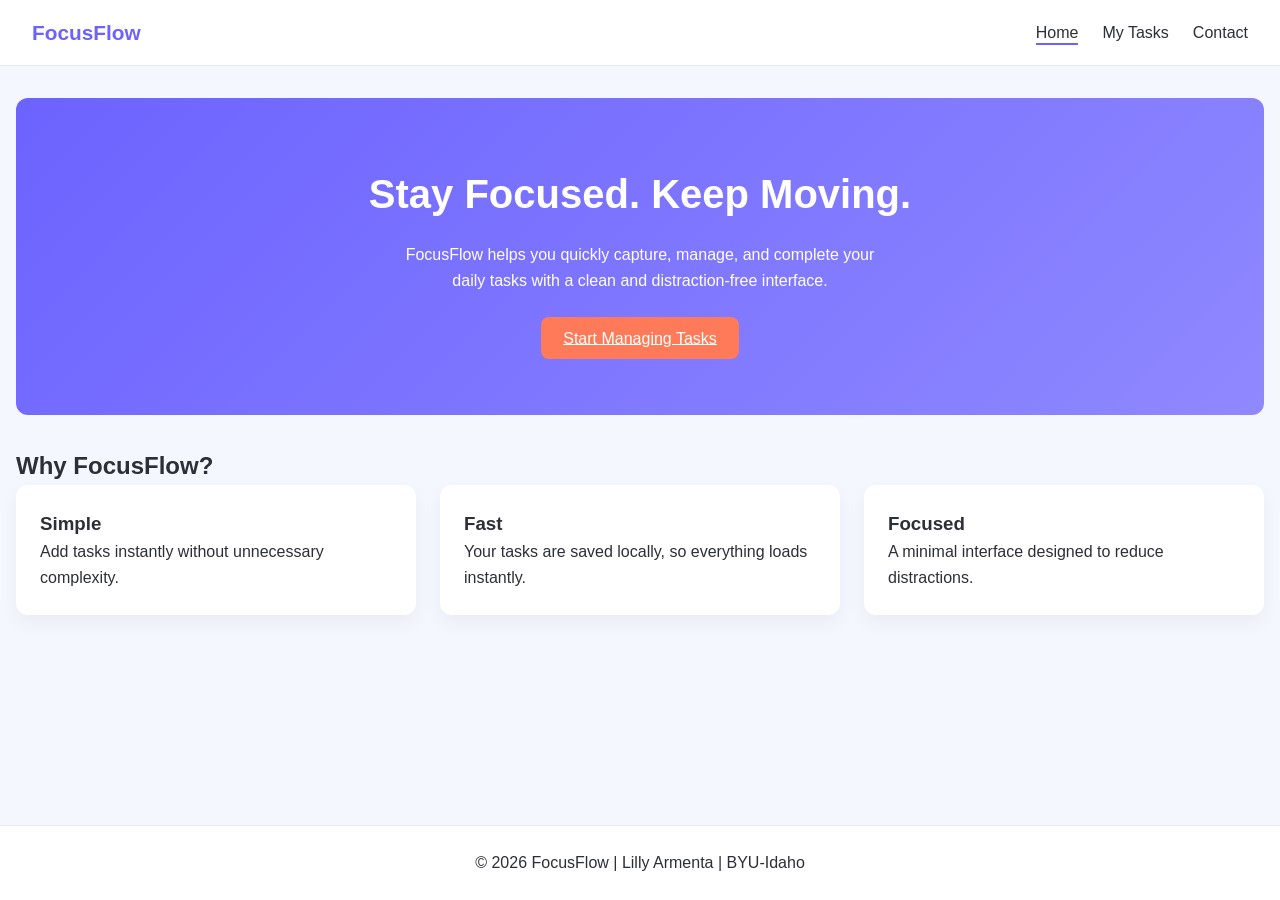
<file: project/index.html>
<!DOCTYPE html>
<html lang="en">
<head>
    <meta charset="UTF-8">
    <meta name="viewport" content="width=device-width, initial-scale=1.0">
    <meta name="description" content="FocusFlow is a simple and lightweight task tracker that helps you stay focused, manage daily tasks, and keep your workflow smooth.">
    <meta name="author" content="Lilly Armenta">
    <meta http-equiv="Content-Security-Policy" content="default-src 'self'; base-uri 'self'; form-action 'self'; object-src 'none'; img-src 'self'; style-src 'self' https://fonts.googleapis.com; font-src 'self' https://fonts.gstatic.com; script-src 'self'; connect-src 'self'; upgrade-insecure-requests">
    
    <title>FocusFlow - Home</title>

    <link rel="stylesheet" href="https://fonts.googleapis.com/css2?family=Montserrat:wght@700&family=Open+Sans:wght@400;600&display=swap">

    <link rel="stylesheet" href="styles/main.css">
</head>
<body>

<header>
    <div class="logo">FocusFlow</div>
    <nav>
        <ul>
            <li><a href="index.html" class="active">Home</a></li>
            <li><a href="tasks.html">My Tasks</a></li>
            <li><a href="contact.html">Contact</a></li>
        </ul>
    </nav>
</header>

<main>
    <section class="hero">
        <h1>Stay Focused. Keep Moving.</h1>
        <p>FocusFlow helps you quickly capture, manage, and complete your daily tasks with a clean and distraction-free interface.</p>
        <a href="tasks.html" class="cta-button">Start Managing Tasks</a>
    </section>

    <section class="features">
        <h2>Why FocusFlow?</h2>
        <div class="feature-list">
            <div class="feature">
                <h3>Simple</h3>
                <p>Add tasks instantly without unnecessary complexity.</p>
            </div>
            <div class="feature">
                <h3>Fast</h3>
                <p>Your tasks are saved locally, so everything loads instantly.</p>
            </div>
            <div class="feature">
                <h3>Focused</h3>
                <p>A minimal interface designed to reduce distractions.</p>
            </div>
        </div>
    </section>
</main>

<footer>
    <p>&copy; 2026 FocusFlow | Lilly Armenta | BYU-Idaho</p>
</footer>

</body>
</html>
</file>
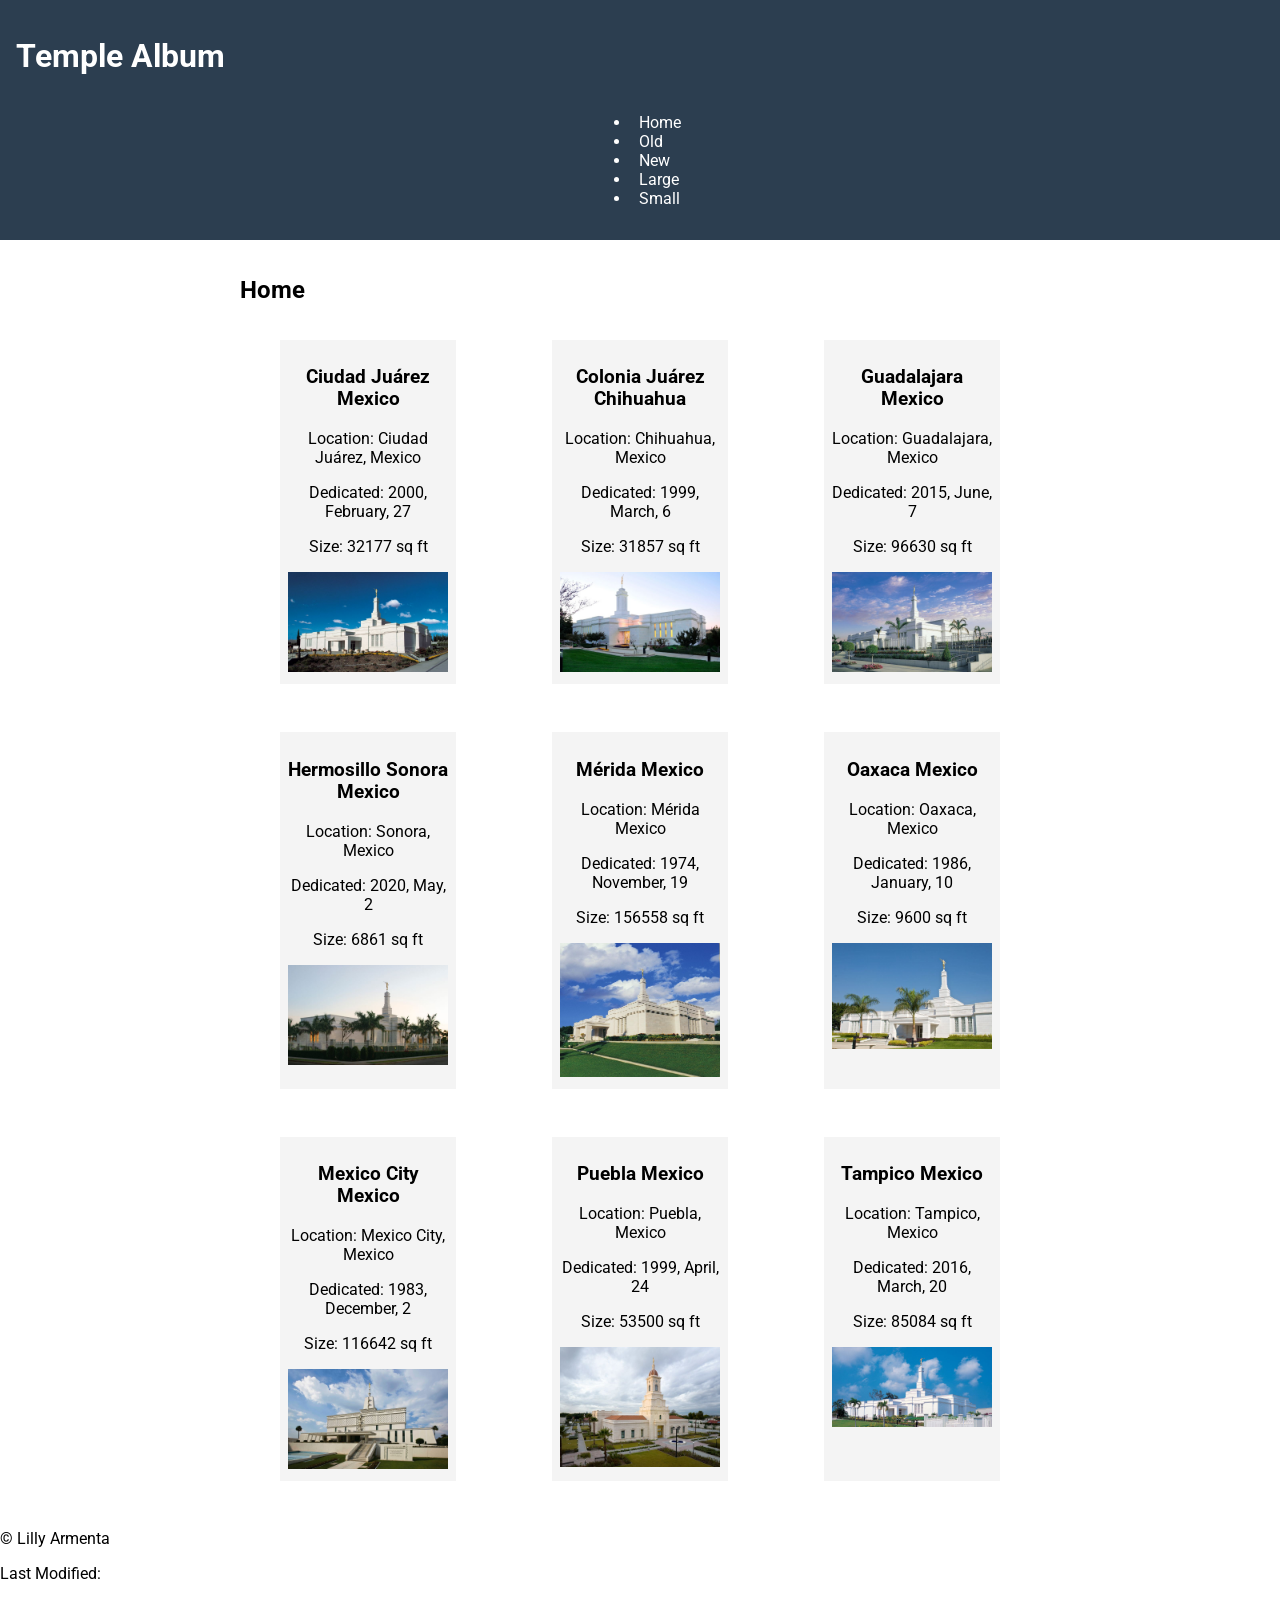
<file: filtered-temples.html>
<!DOCTYPE html>
<html lang="en">
<head>
  <meta charset="UTF-8">
  <meta name="viewport" content="width=device-width, initial-scale=1.0">
  <meta name="description" content="Temple Album | Gallery of LDS temples with photos organized by category: Home, Old, New, Large, and Small.">
  <meta name="author" content="Oscar Fonseca">
  <title>Temple Album</title>
  <link rel="preconnect" href="https://fonts.googleapis.com">
  <link rel="preconnect" href="https://fonts.gstatic.com" crossorigin>
  <link rel="stylesheet" href="https://fonts.googleapis.com/css2?family=Roboto:wght@400;500;700&display=swap">
  <link rel="stylesheet" href="styles/temples.css">
  <link rel="stylesheet" href="styles/temples-large.css">
  <script src="scripts/filtered-temples.js" defer></script>
</head>
<body>
  <header>
    <h1>Temple Album</h1>
    <button type="button" id="menu" aria-label="Open Navigation" aria-expanded="false">&#9776;</button>
    <nav id="navigation">
      <ul>
        <li><a href="#" id="nav-home">Home</a></li>
        <li><a href="#" id="nav-old">Old</a></li>
        <li><a href="#" id="nav-new">New</a></li>
        <li><a href="#" id="nav-large">Large</a></li>
        <li><a href="#" id="nav-small">Small</a></li>
      </ul>
    </nav>
  </header>

  <main>
    <h2 id="gallery-title">Home</h2>
    <section class="gallery" aria-label="Temple photo gallery"></section>
  </main>

  <footer>
  <p>© <span id="year"></span> Lilly Armenta</p>
  <p>Last Modified: <span id="modified"></span></p>
</footer>

</body>
</html>
</file>
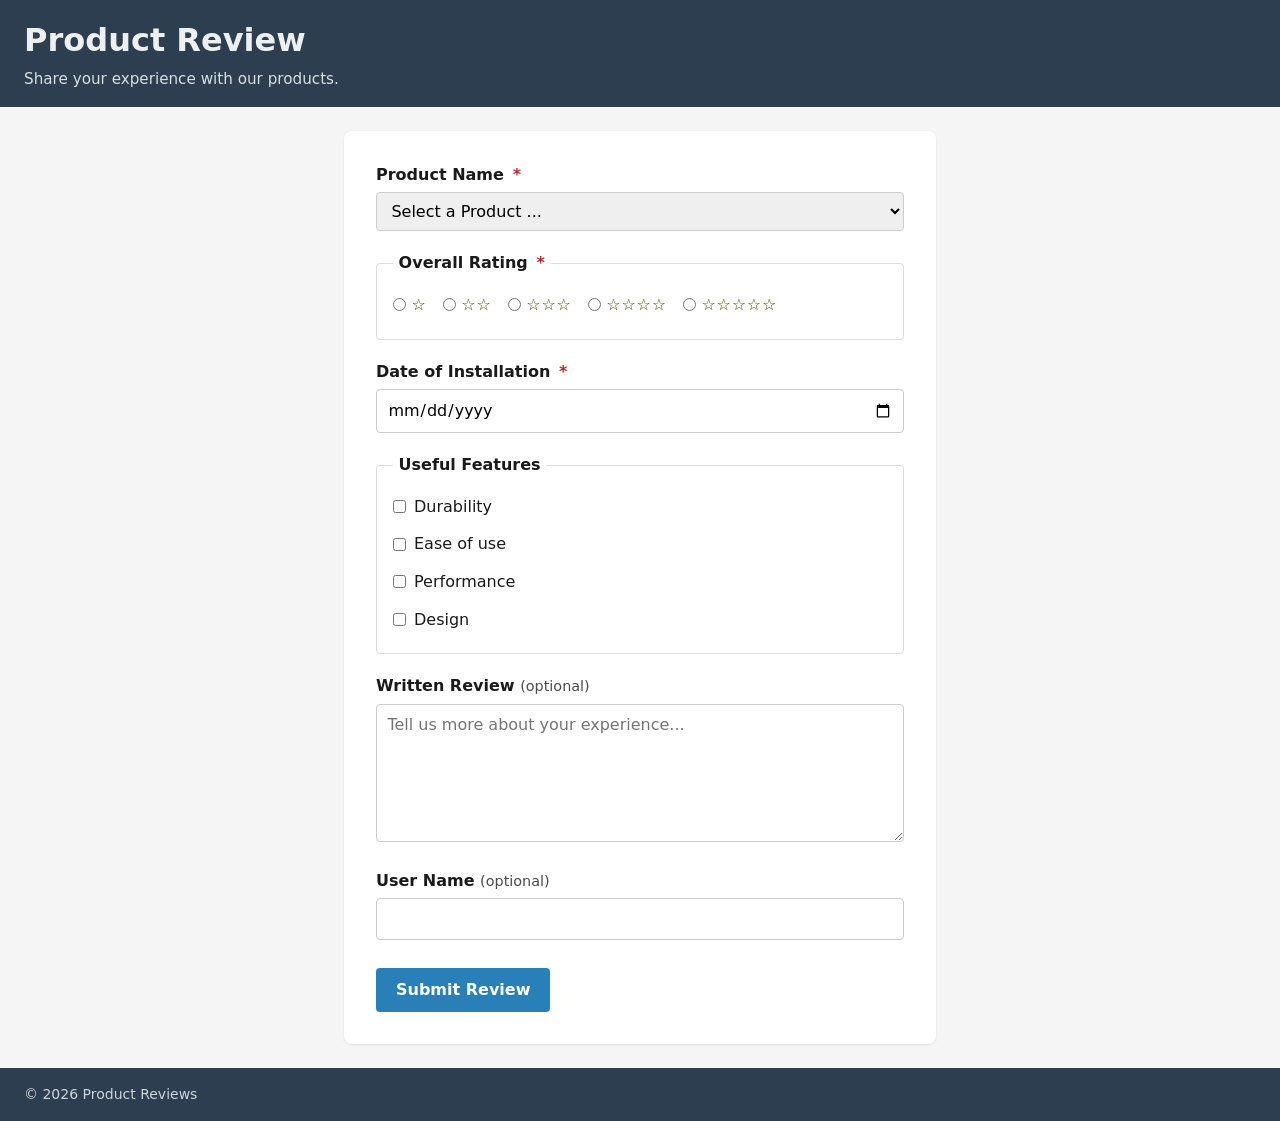
<file: form.html>
<!DOCTYPE html>
<html lang="en">
<head>
  <meta charset="UTF-8">
  <meta name="viewport" content="width=device-width, initial-scale=1.0">
  <meta name="description" content="Product review form for users to share feedback on their recent purchases.">
  <meta name="author" content="Lilly Armenta">
  <title>Product Review Form</title>
  <link rel="stylesheet" href="styles/style.css">
  <script src="scripts/form.js" defer></script>
</head>
<body>
  <header>
    <h1>Product Review</h1>
    <p>Share your experience with our products.</p>
  </header>

  <main>
    <form method="get" action="review.html">
      <div class="field">
        <label for="productName">Product Name <span class="required-asterisk">*</span></label>
        <select id="productName" name="productName" required>
          <option value="" disabled selected>Select a Product ...</option>
        </select>
      </div>

      <fieldset class="field">
        <legend>Overall Rating <span class="required-asterisk">*</span></legend>
        <div class="rating-group">
          <label for="rating1">
            <input type="radio" id="rating1" name="overallRating" value="1" required>
            <span aria-hidden="true">&star;</span>
            <span class="visually-hidden">1 star</span>
          </label>
          <label for="rating2">
            <input type="radio" id="rating2" name="overallRating" value="2" required>
            <span aria-hidden="true">&star;&star;</span>
            <span class="visually-hidden">2 stars</span>
          </label>
          <label for="rating3">
            <input type="radio" id="rating3" name="overallRating" value="3" required>
            <span aria-hidden="true">&star;&star;&star;</span>
            <span class="visually-hidden">3 stars</span>
          </label>
          <label for="rating4">
            <input type="radio" id="rating4" name="overallRating" value="4" required>
            <span aria-hidden="true">&star;&star;&star;&star;</span>
            <span class="visually-hidden">4 stars</span>
          </label>
          <label for="rating5">
            <input type="radio" id="rating5" name="overallRating" value="5" required>
            <span aria-hidden="true">&star;&star;&star;&star;&star;</span>
            <span class="visually-hidden">5 stars</span>
          </label>
        </div>
      </fieldset>

      <div class="field">
        <label for="installDate">Date of Installation <span class="required-asterisk">*</span></label>
        <input type="date" id="installDate" name="installDate" required>
      </div>

      <fieldset class="field">
        <legend>Useful Features</legend>
        <div class="checkbox-group">
          <label for="featureDurability">
            <input type="checkbox" id="featureDurability" name="featureDurability" value="durability">
            Durability
          </label>
          <label for="featureEase">
            <input type="checkbox" id="featureEase" name="featureEase" value="ease-of-use">
            Ease of use
          </label>
          <label for="featurePerformance">
            <input type="checkbox" id="featurePerformance" name="featurePerformance" value="performance">
            Performance
          </label>
          <label for="featureDesign">
            <input type="checkbox" id="featureDesign" name="featureDesign" value="design">
            Design
          </label>
        </div>
      </fieldset>

      <div class="field">
        <label for="writtenReview">Written Review <span class="optional">(optional)</span></label>
        <textarea id="writtenReview" name="writtenReview" rows="5" cols="50" placeholder="Tell us more about your experience..."></textarea>
      </div>

      <div class="field">
        <label for="userName">User Name <span class="optional">(optional)</span></label>
        <input type="text" id="userName" name="userName" autocomplete="name">
      </div>

      <div class="field actions">
        <input type="submit" value="Submit Review">
      </div>
    </form>
  </main>

  <footer>
    <p>&copy; <span id="year"></span> Product Reviews</p>
  </footer>
</body>
</html>
</file>
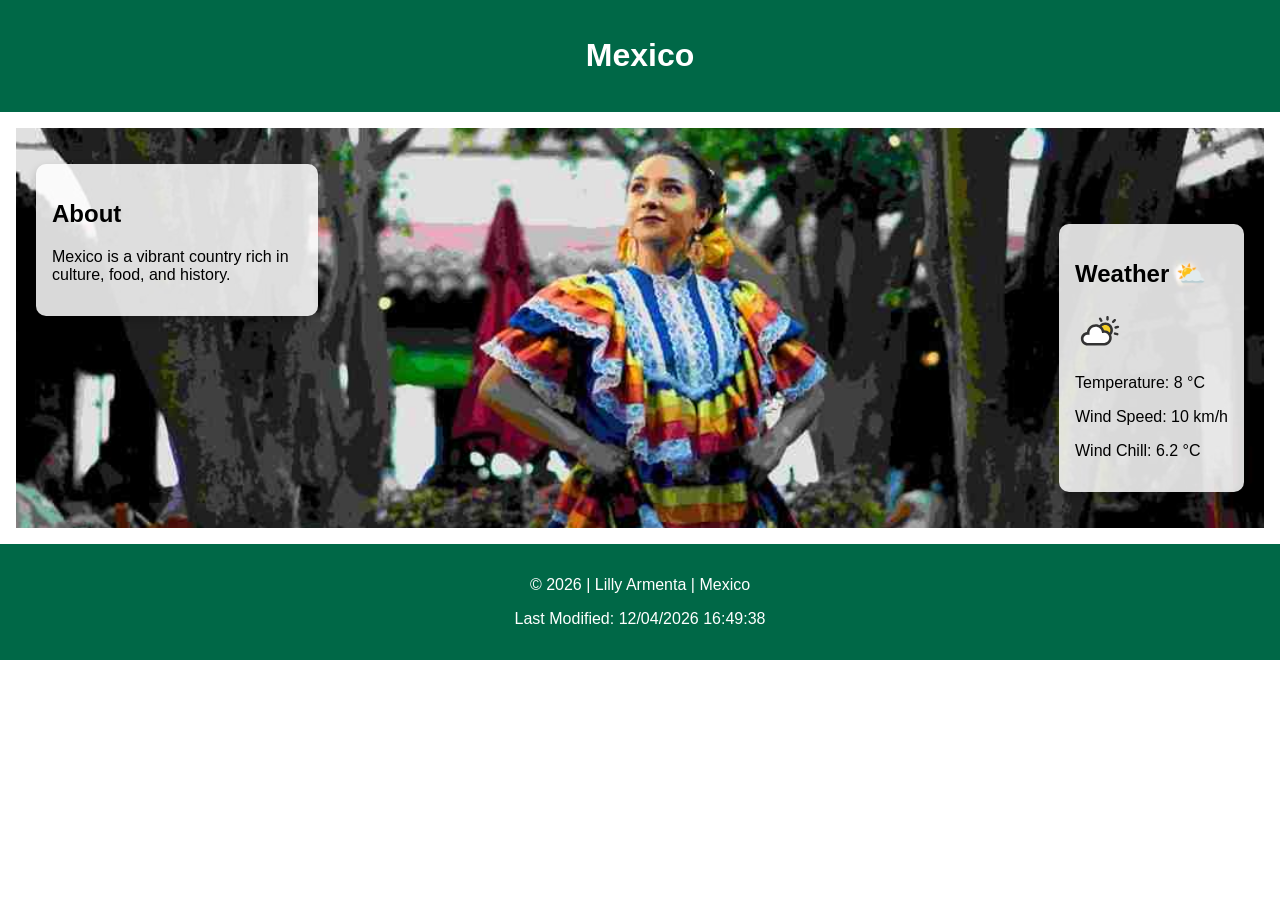
<file: place.html>
<!DOCTYPE html>
<html lang="en">
<head>
  <meta charset="UTF-8">
  <meta name="viewport" content="width=device-width, initial-scale=1.0">
  <meta name="description" content="Explore Mexico's culture, history, and weather in this responsive web page project.">
  <meta name="author" content="Lilly Armenta">
  <title>Mexico Page</title>

  <link rel="stylesheet" href="styles/place.css">
  <script src="scripts/place.js" defer></script>
</head>

<body>

<header>
  <h1>Mexico</h1>
</header>

<main>

  <div class="hero">
    <picture>
      <source srcset="images/hero-small.webp" media="(max-width: 600px)">
      <source srcset="images/hero-medium.webp" media="(max-width: 1000px)">
      <img src="images/hero-large.webp" alt="Mexico landscape">
    </picture>

    <section class="about">
      <h2>About</h2>
      <p>Mexico is a vibrant country rich in culture, food, and history.</p>
    </section>

    <section class="weather">
      <h2 id="weather-title">Weather</h2>
      <img src="images/weather.svg" alt="Weather icon" class="weather-icon">
      <p>Temperature: <span id="temp">8</span> °C</p>
      <p>Wind Speed: <span id="wind">10</span> km/h</p>
      <p>Wind Chill: <span id="windChill"></span></p>
    </section>
  </div>

</main>

<footer>
  <p>&copy; <span id="year"></span> | Lilly Armenta | Mexico</p>
  <p>Last Modified: <span id="lastModified"></span></p>
</footer>

</body>
</html>
</file>
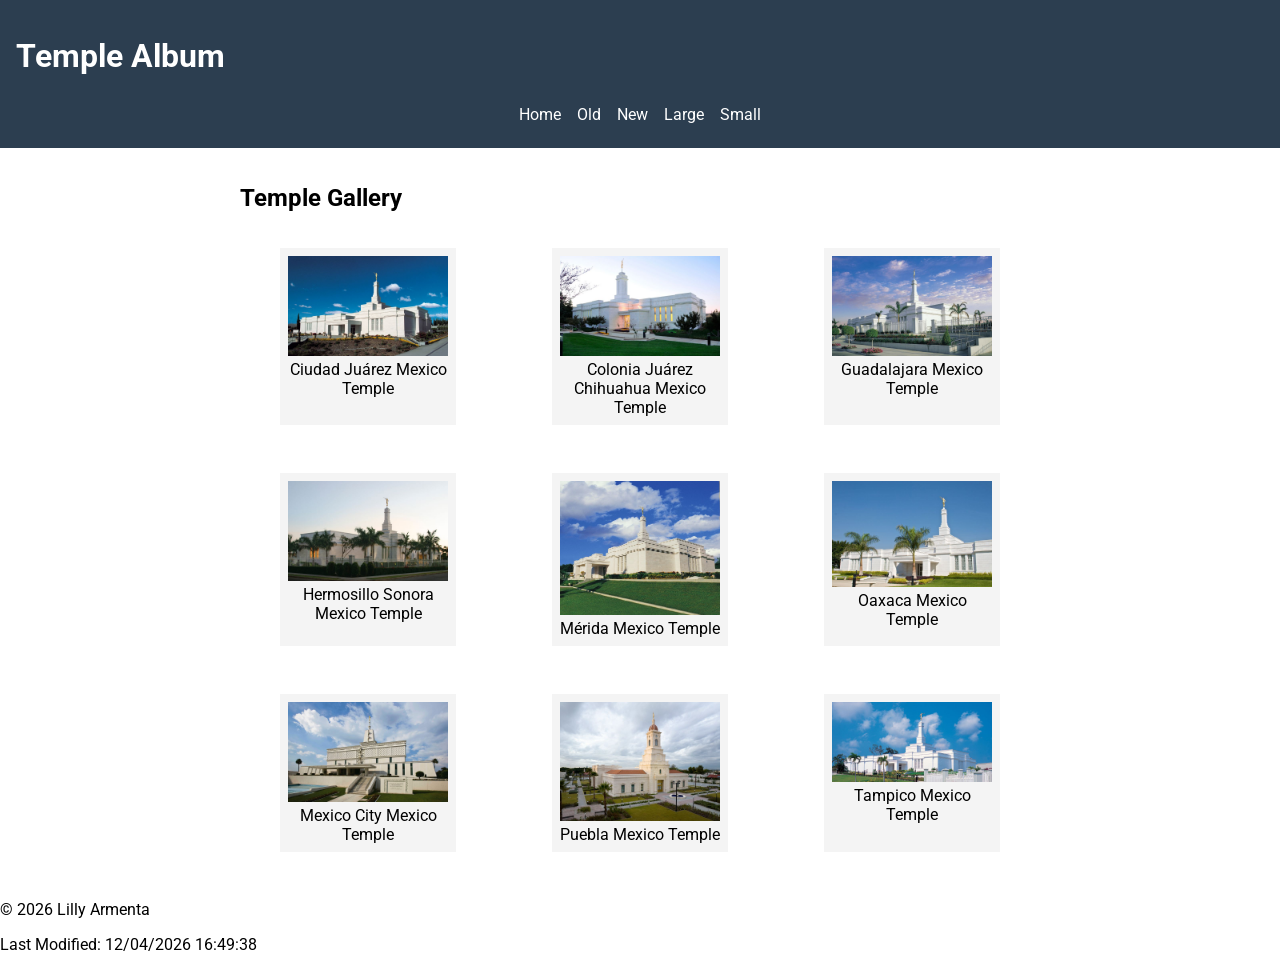
<file: temples.html>
<!DOCTYPE html>
<html lang="en-US">
<head>
  <meta charset="UTF-8">
  <meta name="viewport" content="width=device-width, initial-scale=1.0">
  <meta name="description" content="Responsive temple album featuring images and details of temples in Mexico, designed with HTML, CSS, and JavaScript.">
  <meta name="author" content="Lilly Armenta">
  <title>Temple Album</title>
<link rel="preconnect" href="https://fonts.googleapis.com">
<link rel="preconnect" href="https://fonts.gstatic.com" crossorigin>
<link href="https://fonts.googleapis.com/css2?family=Roboto&display=swap" rel="stylesheet">
  <link rel="stylesheet" href="styles/temples.css">
  <link rel="stylesheet" href="styles/temples-large.css">
  <script src="scripts/temples.js" defer></script>
</head>

<body>

<header>
  <h1>Temple Album</h1>

  <button id="menu" aria-label="Toggle Menu">☰</button>

  <nav>
    <a href="#">Home</a>
    <a href="#">Old</a>
    <a href="#">New</a>
    <a href="#">Large</a>
    <a href="#">Small</a>
  </nav>
</header>

<main>
  <h2>Temple Gallery</h2>

  <div class="gallery">

    <figure>
      <img src="images/ciudadjuarez-mexico.jpeg" alt="Ciudad Juárez Mexico Temple">
      <figcaption>Ciudad Juárez Mexico Temple</figcaption>
    </figure>

    <figure>
      <img src="images/coloniajuarez-mexico.jpeg" alt="Colonia Juárez Chihuahua Mexico Temple">
      <figcaption>Colonia Juárez Chihuahua Mexico Temple</figcaption>
    </figure>

    <figure>
      <img src="images/guadalajara-mexico.jpeg" alt="Guadalajara Mexico Temple">
      <figcaption>Guadalajara Mexico Temple</figcaption>
    </figure>

    <figure>
      <img src="images/hermosillo-mexico.jpeg" alt="Hermosillo Sonora Mexico Temple">
      <figcaption>Hermosillo Sonora Mexico Temple</figcaption>
    </figure>

    <figure>
      <img src="images/merida-mexico.jpeg" alt="Mérida Mexico Temple">
      <figcaption>Mérida Mexico Temple</figcaption>
    </figure>

    <figure>
      <img src="images/oaxaca-mexico.jpeg" alt="Oaxaca Mexico Temple">
      <figcaption>Oaxaca Mexico Temple</figcaption>
    </figure>

    <figure>
      <img src="images/mexico-mexico.jpeg" alt="Mexico City Mexico Temple">
      <figcaption>Mexico City Mexico Temple</figcaption>
    </figure>

    <figure>
      <img src="images/puebla-mexico.jpeg" alt="Puebla Mexico Temple">
      <figcaption>Puebla Mexico Temple</figcaption>
    </figure>

    <figure>
      <img src="images/tampico-mexico.jpeg" alt="Tampico Mexico Temple">
      <figcaption>Tampico Mexico Temple</figcaption>
    </figure>

  </div>
</main>

<footer>
  <p>© <span id="year"></span> Lilly Armenta</p>
  <p>Last Modified: <span id="modified"></span></p>
</footer>

</body>
</html>
</file>
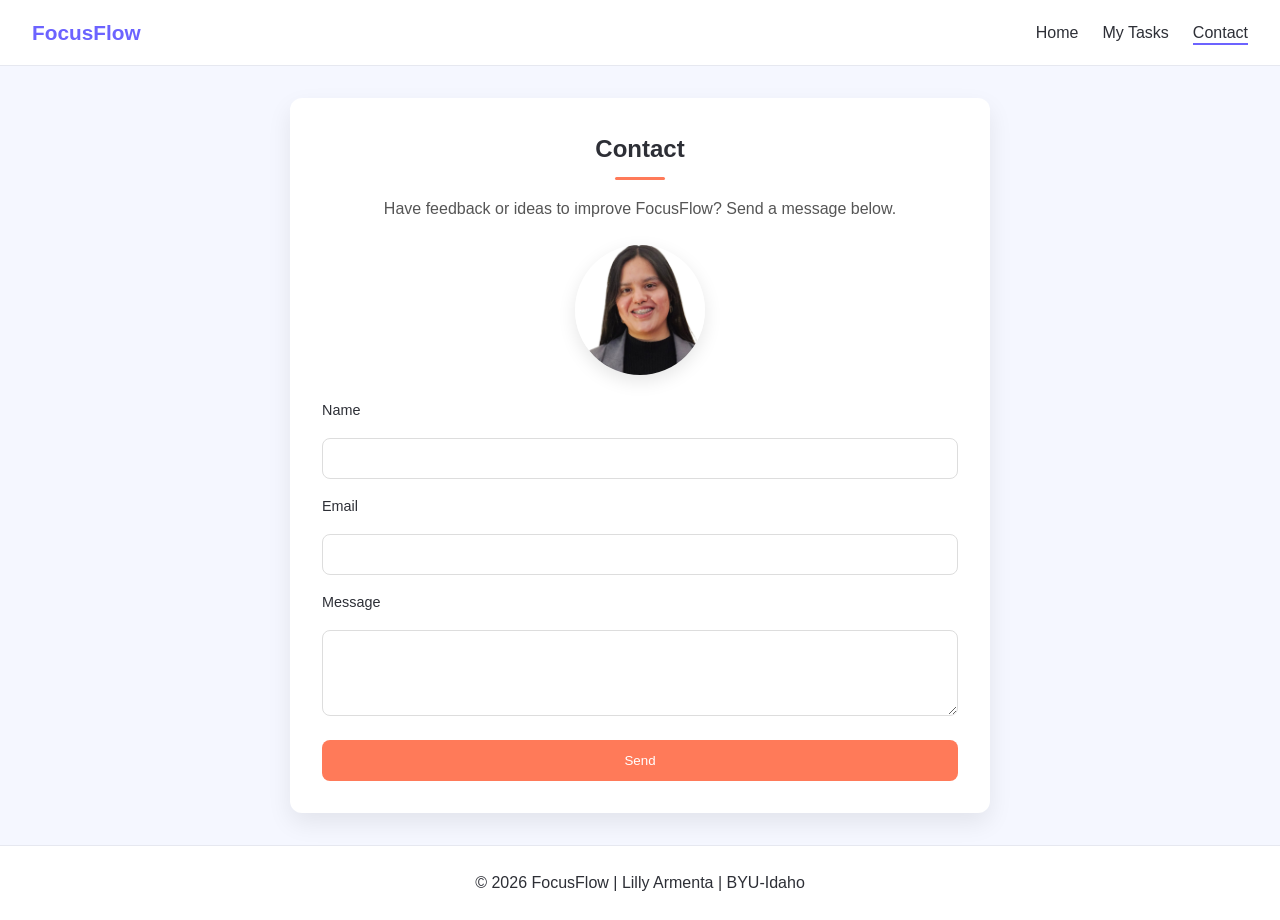
<file: project/contact.html>
<!DOCTYPE html>
<html lang="en">
<head>
    <meta charset="UTF-8">
    <meta name="viewport" content="width=device-width, initial-scale=1.0">
    <meta name="description" content="Get in touch with FocusFlow for feedback, questions, or suggestions about the task tracking app.">
    <meta name="author" content="Lilly Armenta">
    <meta http-equiv="Content-Security-Policy" content="default-src 'self'; base-uri 'self'; form-action 'self'; object-src 'none'; img-src 'self'; style-src 'self' https://fonts.googleapis.com; font-src 'self' https://fonts.gstatic.com; script-src 'self'; connect-src 'self'; upgrade-insecure-requests">
    
    <title>Contact - FocusFlow</title>

    <link rel="stylesheet" href="https://fonts.googleapis.com/css2?family=Montserrat:wght@700&family=Open+Sans:wght@400;600&display=swap">

    <link rel="stylesheet" href="styles/main.css">
</head>
<body>

<header>
    <div class="logo">FocusFlow</div>
    <nav>
        <ul>
            <li><a href="index.html">Home</a></li>
            <li><a href="tasks.html">My Tasks</a></li>
            <li><a href="contact.html" class="active">Contact</a></li>
        </ul>
    </nav>
</header>

<main>
    <section class="contact-container">
        <h1>Contact</h1>
        <p>Have feedback or ideas to improve FocusFlow? Send a message below.</p>

        <div class="profile-container">
            <img
                src="images/lilly.png"
                alt="Portrait of Lilly Armenta, developer of FocusFlow."
                loading="lazy"
                width="150"
                height="150"
                class="profile-img"
            >
        </div>

        <form action="#" method="get" class="contact-form">
            <label for="name">Name</label>
            <input type="text" id="name" name="name" required>
            
            <label for="email">Email</label>
            <input type="email" id="email" name="email" required>
            
            <label for="message">Message</label>
            <textarea id="message" name="message" rows="4"></textarea>
            
            <button type="submit">Send</button>
        </form>
    </section>

</main>

<footer>
    <p>&copy; 2026 FocusFlow | Lilly Armenta | BYU-Idaho</p>
</footer>

</body>
</html>
</file>
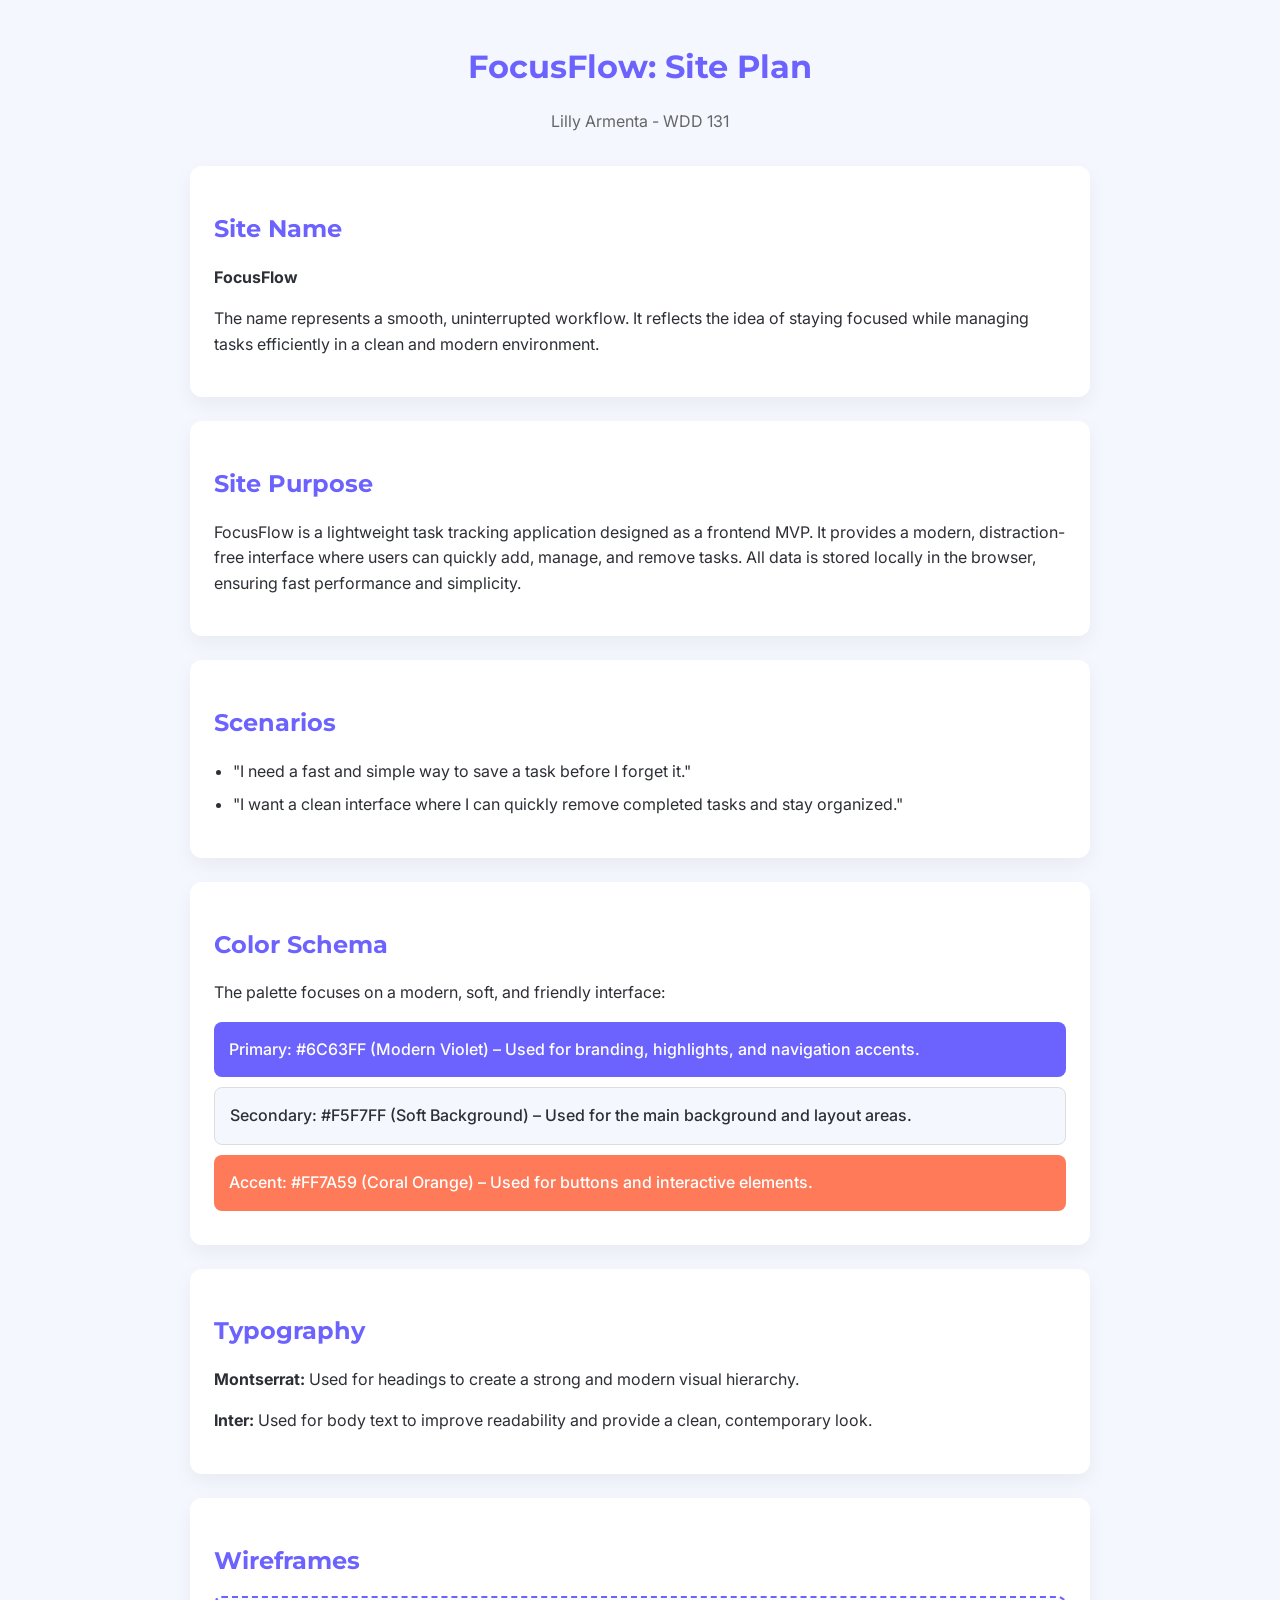
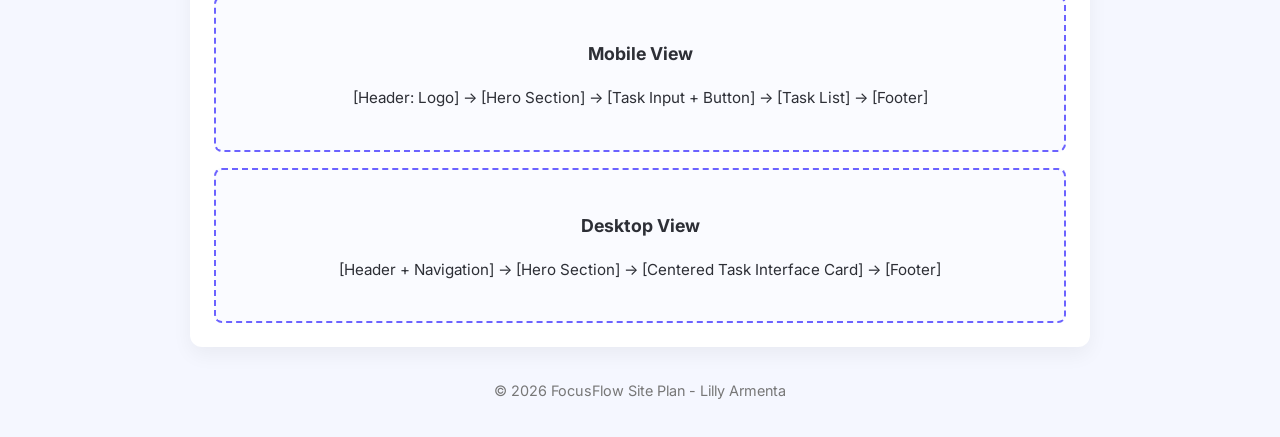
<file: project/siteplan.html>
<!DOCTYPE html>
<html lang="en">
<head>
    <meta charset="UTF-8">
    <meta name="viewport" content="width=device-width, initial-scale=1.0">
    <title>FocusFlow - Site Plan</title>
    <meta name="description" content="Site planning document for FocusFlow, a modern and minimal task tracking application.">
    <meta name="author" content="Lilly Armenta">

    <!-- Updated Fonts -->
    <link href="https://fonts.googleapis.com/css2?family=Montserrat:wght@600&family=Inter:wght@400;500&display=swap" rel="stylesheet">

    <link rel="stylesheet" href="styles/siteplan.css">
</head>
<body>

<header>
    <h1>FocusFlow: Site Plan</h1>
    <p>Lilly Armenta - WDD 131</p>
</header>

<main>

    <section>
        <h2>Site Name</h2>
        <p><strong>FocusFlow</strong></p>
        <p>The name represents a smooth, uninterrupted workflow. It reflects the idea of staying focused while managing tasks efficiently in a clean and modern environment.</p>
    </section>

    <section>
        <h2>Site Purpose</h2>
        <p>FocusFlow is a lightweight task tracking application designed as a frontend MVP. It provides a modern, distraction-free interface where users can quickly add, manage, and remove tasks. All data is stored locally in the browser, ensuring fast performance and simplicity.</p>
    </section>

    <section>
        <h2>Scenarios</h2>
        <ul>
            <li>"I need a fast and simple way to save a task before I forget it."</li>
            <li>"I want a clean interface where I can quickly remove completed tasks and stay organized."</li>
        </ul>
    </section>

    <section id="colors">
        <h2>Color Schema</h2>
        <p>The palette focuses on a modern, soft, and friendly interface:</p>

        <div class="color-box primary">
            Primary: #6C63FF (Modern Violet) – Used for branding, highlights, and navigation accents.
        </div>

        <div class="color-box secondary">
            Secondary: #F5F7FF (Soft Background) – Used for the main background and layout areas.
        </div>

        <div class="color-box accent">
            Accent: #FF7A59 (Coral Orange) – Used for buttons and interactive elements.
        </div>
    </section>

    <section id="typography">
        <h2>Typography</h2>
        <p><strong>Montserrat:</strong> Used for headings to create a strong and modern visual hierarchy.</p>
        <p><strong>Inter:</strong> Used for body text to improve readability and provide a clean, contemporary look.</p>
    </section>

    <section>
        <h2>Wireframes</h2>

        <div class="wireframe-mockup">
            <h3>Mobile View</h3>
            <p>[Header: Logo] → [Hero Section] → [Task Input + Button] → [Task List] → [Footer]</p>
        </div>

        <div class="wireframe-mockup">
            <h3>Desktop View</h3>
            <p>[Header + Navigation] → [Hero Section] → [Centered Task Interface Card] → [Footer]</p>
        </div>
    </section>

</main>

<footer>
    <p>&copy; 2026 FocusFlow Site Plan - Lilly Armenta</p>
</footer>

</body>
</html>
</file>
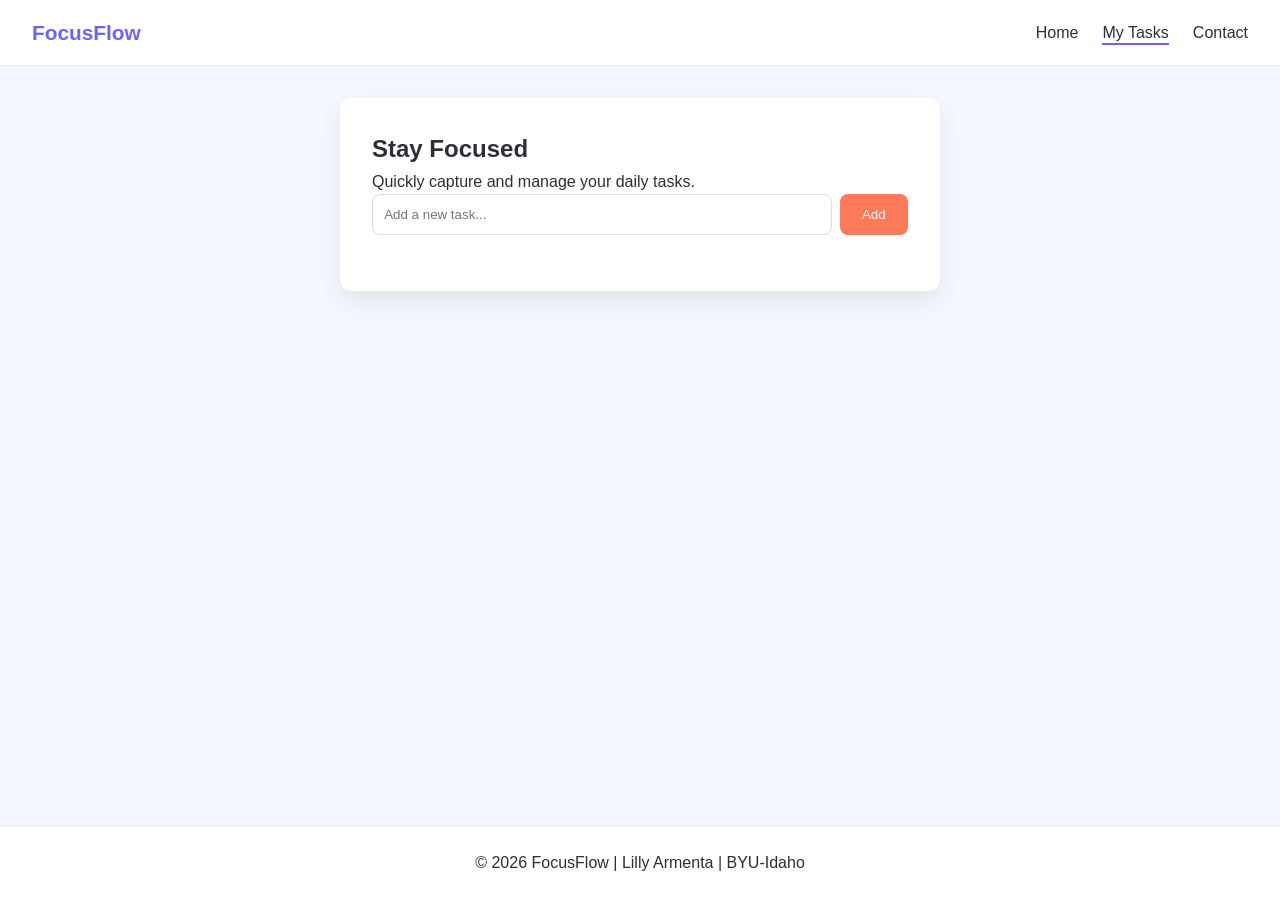
<file: project/tasks.html>
<!DOCTYPE html>
<html lang="en">
<head>
    <meta charset="UTF-8">
    <meta name="viewport" content="width=device-width, initial-scale=1.0">
    <meta name="description" content="FocusFlow helps you quickly add, manage, and remove daily tasks with a clean and minimal interface. All data is stored locally in your browser.">
    <meta name="author" content="Lilly Armenta">
    <meta http-equiv="Content-Security-Policy" content="default-src 'self'; base-uri 'self'; form-action 'self'; object-src 'none'; img-src 'self'; style-src 'self' https://fonts.googleapis.com; font-src 'self' https://fonts.gstatic.com; script-src 'self'; connect-src 'self'; upgrade-insecure-requests">
    
    <title>FocusFlow - My Tasks</title>

    <link rel="stylesheet" href="https://fonts.googleapis.com/css2?family=Montserrat:wght@700&family=Open+Sans:wght@400;600&display=swap">

    <link rel="stylesheet" href="styles/main.css">
</head>
<body>

<header>
    <div class="logo">FocusFlow</div>
    <nav>
        <ul>
            <li><a href="index.html">Home</a></li>
            <li><a href="tasks.html" class="active">My Tasks</a></li>
            <li><a href="contact.html">Contact</a></li>
        </ul>
    </nav>
</header>

<main>
    <section class="tasks-container">
        <div class="tasks-header">
            <h1>Stay Focused</h1>
            <p>Quickly capture and manage your daily tasks.</p>
        </div>

        <form id="task-form" autocomplete="off" class="task-form">
            <input 
                type="text" 
                id="task-input" 
                placeholder="Add a new task..." 
                required
            >
            <button type="submit" id="add-task">Add</button>
        </form>

        <ul id="task-list" class="task-list"></ul>
    </section>
</main>

<footer>
    <p>&copy; 2026 FocusFlow | Lilly Armenta | BYU-Idaho</p>
</footer>

<script src="scripts/tasks.js" defer></script>

</body>
</html>
</file>
<file: project/styles/main.css>
*,
*::before,
*::after {
    box-sizing: border-box;
    margin: 0;
    padding: 0;
}

@import url('https://fonts.googleapis.com/css2?family=Montserrat:wght@600&family=Inter:wght@400;500&display=swap');

:root {
    --primary: #6c63ff;
    --secondary: #f5f7ff;
    --accent: #ff7a59;

    --text: #2d2f36;
    --white: #ffffff;

    --font-main: 'Inter', sans-serif;
    --font-heading: 'Montserrat', sans-serif;
}

body {
    font-family: var(--font-main);
    background: var(--secondary);
    color: var(--text);
    line-height: 1.6;

    min-height: 100vh;
    display: flex;
    flex-direction: column;
}

h1, h2, h3 {
    font-family: var(--font-heading);
}

header {
    background: var(--white);
    border-bottom: 1px solid #e6e8f0;

    display: flex;
    justify-content: space-between;
    align-items: center;

    padding: 1rem 2rem;
}

.logo {
    color: var(--primary);
    font-weight: 600;
    font-size: 1.3rem;
}

nav ul {
    display: flex;
    list-style: none;
    gap: 1.5rem;
}

nav a {
    text-decoration: none;
    color: var(--text);
    font-weight: 500;
    position: relative;
}

nav a.active::after,
nav a:hover::after {
    content: "";
    position: absolute;
    width: 100%;
    height: 2px;
    background: var(--primary);
    bottom: -4px;
    left: 0;
}

main {
    flex: 1;
    padding: 2rem 1rem;
}

.hero {
    background: linear-gradient(135deg, #6c63ff, #8f88ff);
    color: white;
    text-align: center;
    padding: 4rem 1rem;
    border-radius: 12px;
    margin-bottom: 2rem;
}

.hero h1 {
    font-size: 2.5rem;
}

.hero p {
    margin: 1rem auto 2rem;
    max-width: 500px;
}

.cta-button,
button {
    background: var(--accent);
    color: white;
    border: none;
    padding: 0.8rem 1.4rem;
    border-radius: 8px;
    cursor: pointer;
    font-weight: 500;
    transition: transform 0.15s ease, box-shadow 0.15s ease;
}

.cta-button:hover,
button:hover {
    transform: translateY(-2px);
    box-shadow: 0 6px 12px rgba(0,0,0,0.1);
}

.feature-list {
    display: flex;
    gap: 1.5rem;
    flex-wrap: wrap;
}

.feature {
    background: white;
    padding: 1.5rem;
    border-radius: 12px;
    flex: 1 1 250px;
    box-shadow: 0 8px 20px rgba(0,0,0,0.05);
}

.tasks-container {
    background: white;
    max-width: 600px;
    margin: auto;
    padding: 2rem;
    border-radius: 12px;
    box-shadow: 0 10px 25px rgba(0,0,0,0.08);
}

#task-form {
    display: flex;
    gap: 0.5rem;
    margin-bottom: 1.5rem;
}

#task-input {
    flex: 1;
    padding: 0.7rem;
    border-radius: 8px;
    border: 1px solid #ddd;
}

#task-list li {
    background: #f0f2ff;
    margin-bottom: 0.5rem;
    padding: 0.6rem;
    border-radius: 8px;

    display: flex;
    justify-content: space-between;
    align-items: center;
}

.delete-btn {
    background: transparent;
    color: #ff4d4d;
    font-size: 1.2rem;
}

.profile-img {
    width: 140px;
    border-radius: 50%;
    display: block;
    margin: 1rem auto;
}

footer {
    background: var(--white);
    border-top: 1px solid #e6e8f0;
    text-align: center;
    padding: 1.5rem;
}

@media (max-width: 600px) {
    .feature-list {
        flex-direction: column;
    }

    #task-form {
        flex-direction: column;
    }
}

.contact-container {
    max-width: 700px;
    margin: auto;
    background: var(--white);
    padding: 2rem;
    border-radius: 12px;
    box-shadow: 0 10px 25px rgba(0,0,0,0.08);
    text-align: center;
}

.contact-container p {
    margin-bottom: 1.5rem;
    color: #555;
}

.profile-container {
    margin-bottom: 1.5rem;
}

.profile-img {
    width: 130px;
    height: 130px;
    border-radius: 50%;
    object-fit: cover;
    box-shadow: 0 6px 18px rgba(0,0,0,0.1);
}

.contact-form {
    display: flex;
    flex-direction: column;
    gap: 1rem;
    text-align: left;
}

.contact-form label {
    font-size: 0.9rem;
    font-weight: 500;
}

.contact-form input,
.contact-form textarea {
    padding: 0.75rem;
    border-radius: 8px;
    border: 1px solid #ddd;
    font-family: inherit;
    transition: border 0.2s;
}

.contact-form input:focus,
.contact-form textarea:focus {
    border-color: var(--primary);
    outline: none;
}

.contact-form button {
    width: 100%;
    margin-top: 0.5rem;
}

.contact-container h1 {
    margin-bottom: 0.5rem;
}

.contact-container h1::after {
    content: "";
    display: block;
    width: 50px;
    height: 3px;
    background: var(--accent);
    margin: 0.5rem auto 1rem;
    border-radius: 2px;
}
</file>
<file: styles/temples.css>
body {
  font-family: 'Roboto', sans-serif;
  margin: 0;
}

header {
  background: #2c3e50;
  color: white;
  padding: 1rem;
  position: relative;
}

#menu {
  position: absolute;
  right: 1rem;
  top: 1rem;
  font-size: 1.5rem;
  background: none;
  border: none;
  color: white;
}

nav {
  display: none;
  flex-direction: column;
}

nav a {
  color: white;
  padding: 0.5rem;
  text-decoration: none;
}

nav a:hover {
  background: #34495e;
}

nav.open {
  display: flex;
}

/* MAIN */
main {
  max-width: 800px;
  margin: auto;
  padding: 1rem;
}

/* GRID */
.gallery {
  display: grid;
  grid-template-columns: 1fr;
  gap: 1rem;
}

figure {
  background: #f4f4f4;
  padding: 0.5rem;
  text-align: center;
}

img {
  width: 100%;
  height: auto;
}
</file>
<file: styles/temples-large.css>
@media screen and (min-width: 600px) {

  #menu {
    display: none;
  }

  nav {
    display: flex;
    flex-direction: row;
    justify-content: center;
  }

  .gallery {
    grid-template-columns: repeat(3, 1fr);
  }
}
</file>
<file: styles/style.css>
/* week05 — form & review pages */

*,
*::before,
*::after {
  box-sizing: border-box;
}

body {
  margin: 0;
  font-family: system-ui, -apple-system, "Segoe UI", Roboto, sans-serif;
  line-height: 1.5;
  color: #1a1a1a;
  background: #f5f5f5;
}

header,
footer {
  padding: 1rem 1.5rem;
  background: #2c3e50;
  color: #ecf0f1;
}

header h1 {
  margin: 0 0 0.25rem;
  font-size: 1.75rem;
}

header p {
  margin: 0;
  opacity: 0.9;
  font-size: 0.95rem;
}

main {
  max-width: 40rem;
  margin: 0 auto;
  padding: 1.5rem;
}

form {
  background: #fff;
  padding: 1.5rem;
  border-radius: 8px;
  box-shadow: 0 1px 3px rgba(0, 0, 0, 0.08);
}

.field {
  margin-bottom: 1.25rem;
}

.field label,
fieldset legend {
  display: block;
  font-weight: 600;
  margin-bottom: 0.35rem;
}

.optional {
  font-weight: 400;
  color: #4a4a4a;
  font-size: 0.9em;
}

.required-asterisk {
  color: #b92b27;
  font-weight: bold;
  margin-left: 0.2rem;
}

select,
input[type="text"],
input[type="date"],
textarea {
  width: 100%;
  max-width: 100%;
  padding: 0.5rem 0.65rem;
  border: 1px solid #ccc;
  border-radius: 4px;
  font: inherit;
}

textarea {
  resize: vertical;
  min-height: 6rem;
}

fieldset {
  border: 1px solid #ddd;
  border-radius: 4px;
  padding: 0.75rem 1rem 1rem;
  margin: 0;
}

fieldset legend {
  padding: 0 0.35rem;
}

.rating-group {
  display: flex;
  flex-wrap: wrap;
  gap: 0.75rem 1rem;
  align-items: center;
}

.rating-group label {
  display: inline-flex;
  align-items: center;
  gap: 0.35rem;
  font-weight: 500;
  cursor: pointer;
}

.rating-group input {
  margin: 0;
}

.rating-group span[aria-hidden="true"] {
  letter-spacing: 0.05em;
  color: #5c4708;
}

.checkbox-group {
  display: flex;
  flex-direction: column;
  gap: 0.5rem;
}

.checkbox-group label {
  display: flex;
  align-items: center;
  gap: 0.5rem;
  font-weight: 500;
  cursor: pointer;
}

.checkbox-group input {
  margin: 0;
}

.actions {
  margin-bottom: 0;
  padding-top: 0.5rem;
}

input[type="submit"] {
  padding: 0.6rem 1.25rem;
  font: inherit;
  font-weight: 600;
  color: #fff;
  background: #2980b9;
  border: none;
  border-radius: 4px;
  cursor: pointer;
}

input[type="submit"]:hover {
  background: #2471a3;
}

.visually-hidden {
  position: absolute;
  width: 1px;
  height: 1px;
  padding: 0;
  margin: -1px;
  overflow: hidden;
  clip: rect(0, 0, 0, 0);
  white-space: nowrap;
  border: 0;
}

.review-summary {
  background: #fff;
  padding: 1.5rem;
  border-radius: 8px;
  box-shadow: 0 1px 3px rgba(0, 0, 0, 0.08);
}

.review-summary h2 {
  margin-top: 0;
  font-size: 1.25rem;
}

.review-summary code {
  font-size: 0.9em;
  background: #eee;
  padding: 0.1em 0.35em;
  border-radius: 3px;
}

.review-summary a {
  color: #2980b9;
  font-weight: 600;
}

footer p {
  margin: 0;
  font-size: 0.875rem;
  opacity: 0.85;
}

@media (min-width: 600px) {
  form {
    padding: 2rem;
  }

  header h1 {
    font-size: 2rem;
  }
}
</file>
<file: styles/place.css>
:root {
  --primary-color: #006847;
  --secondary-color: #ce1126;
  --accent-color: #ffffff;
}


body {
  font-family: Arial, sans-serif;
  margin: 0;
}

header,
footer {
  text-align: center;
  padding: 1rem;
  background-color: var(--primary-color);
  color: white;
}

main {
  padding: 1rem;
}


.hero img {
  width: 100%;
  height: auto;
  display: block;
}


.about,
.weather {
  position: static;
  margin: 1rem 0;
  padding: 1rem;
  background: var(--accent-color);
  border-radius: 10px;
}


.weather-icon {
  width: 50px !important;
  height: 50px !important;
  max-width: 50px;
}

@media (min-width: 768px) {

  .hero {
    position: relative;
    height: 400px;
    overflow: hidden;
  }

  .hero img {
    width: 100%;
    height: 100%;
    object-fit: cover;
  }

  .about,
  .weather {
    position: absolute;
    max-width: 250px;
    background: rgba(255, 255, 255, 0.85);
    box-shadow: 0 4px 10px rgba(0, 0, 0, 0.2);
  }

  .about {
    top: 20px;
    left: 20px;
  }

  .weather {
    bottom: 20px;
    right: 20px;
  }

  .weather-icon {
    display: none;
  }

  #weather-title::after {
    content: " ⛅";
  }
}
</file>
<file: project/styles/siteplan.css>
:root {
    --primary: #6c63ff;
    --secondary: #f5f7ff;
    --accent: #ff7a59;

    --text: #2d2f36;
    --white: #ffffff;
}

body {
    background: var(--secondary);
    color: var(--text);
    font-family: 'Inter', sans-serif;

    max-width: 900px;
    margin: 0 auto;
    padding: 20px;

    line-height: 1.6;
}

header {
    text-align: center;
    margin-bottom: 2rem;
}

header h1 {
    font-family: 'Montserrat', sans-serif;
    color: var(--primary);
    margin-bottom: 0.5rem;
}

header p {
    color: #666;
}

h2 {
    font-family: 'Montserrat', sans-serif;
    color: var(--primary);
    margin-bottom: 0.75rem;
}

section {
    background: var(--white);
    padding: 1.5rem;
    margin-bottom: 1.5rem;

    border-radius: 12px;
    box-shadow: 0 8px 20px rgba(0,0,0,0.05);
}

.color-box {
    padding: 15px;
    margin: 10px 0;
    border-radius: 8px;
    font-weight: 500;
}

.primary {
    background: var(--primary);
    color: white;
}

.secondary {
    background: var(--secondary);
    color: var(--text);
    border: 1px solid #ddd;
}

.accent {
    background: var(--accent);
    color: white;
}

.wireframe-mockup {
    border: 2px dashed var(--primary);
    padding: 1.5rem;
    margin-top: 1rem;

    background: #fafbff;
    border-radius: 8px;

    text-align: center;
    font-size: 0.95rem;
}

ul {
    padding-left: 1.2rem;
}

li {
    margin-bottom: 0.5rem;
}

footer {
    text-align: center;
    margin-top: 2rem;
    font-size: 0.9rem;
    color: #777;
}
</file>
